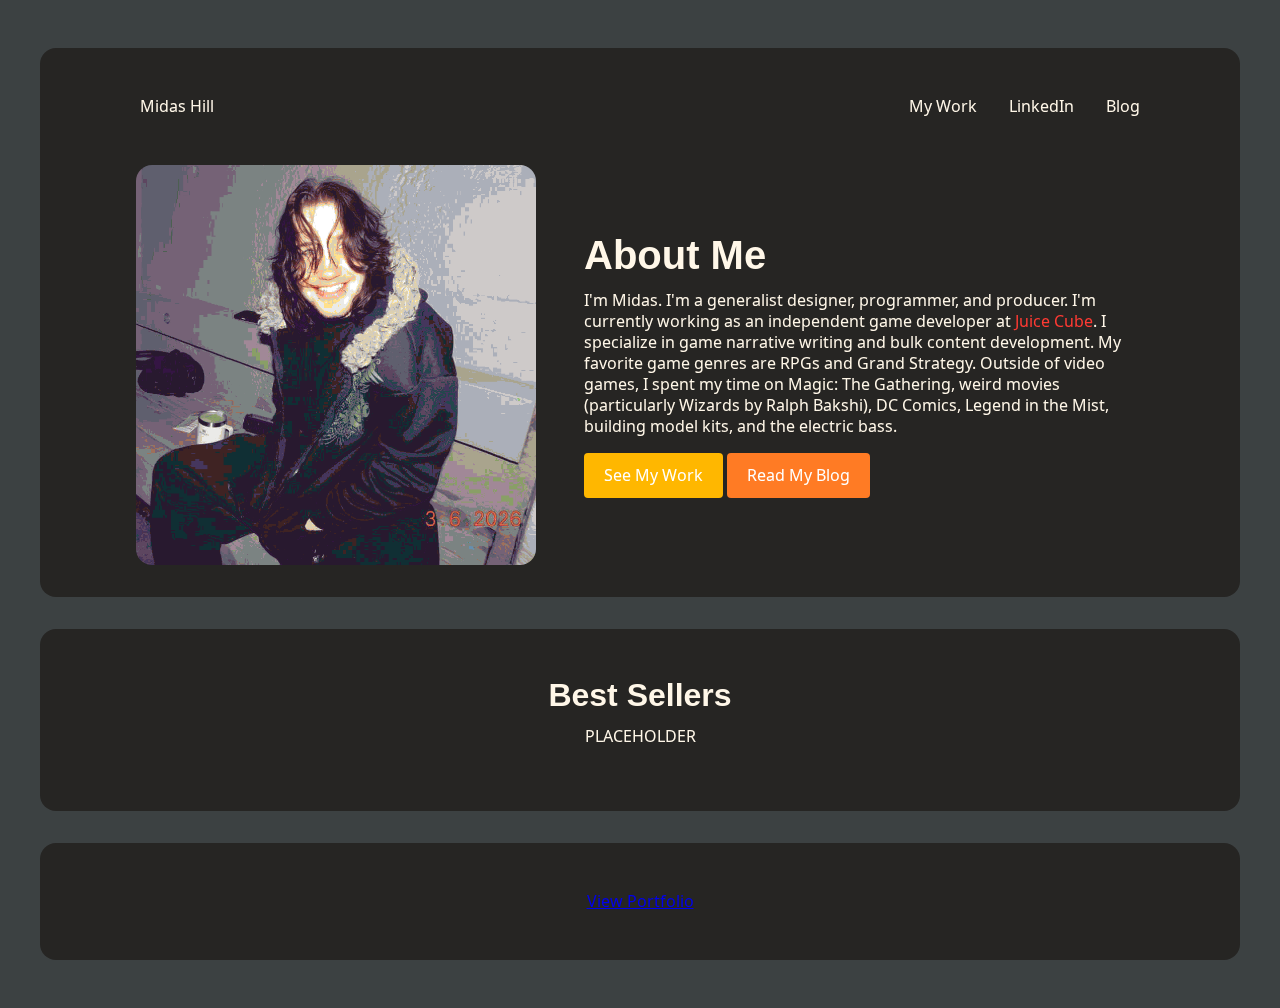
<file: index.html>
<!DOCTYPE html>
<html lang="en">
<head>
    <meta charset="UTF-8">
    <meta name="viewport" content="width=device-width, initial-scale=1.0">
    <title>midasmakesgames</title>
    <link rel="stylesheet" href="Assets/style.css">
</head>
<body>
    <header>

        <nav>
            <ul>
                <li><a href = "index.html">Midas Hill</a></li>
                <li><a href = "#my-work">My Work</a></li>
                <li><a href = "https://www.linkedin.com/in/midas-hill-816ba1254/">LinkedIn</a></li>
                <li><a href = "index.html">Blog</a></li>
            </ul>
        </nav>
        
        <div class = "flex-container">
            <img height="400px" width="400px" src="Images/MidasSkateWizarded.png">
            <div class = "text-container">
                <h1>About Me</h1>
                <p>I'm Midas. I'm a generalist designer, programmer, and producer. 
                    I'm currently working as an independent game developer at <strong><span class="juice-cube-text">Juice Cube<span></strong>. 
                    I specialize in game narrative writing and bulk content development. 
                    My favorite game genres are RPGs and Grand Strategy. 
                    Outside of video games, I spent my time on Magic: The Gathering, weird movies (particularly Wizards by Ralph Bakshi), DC Comics, Legend in the Mist, building model kits, and the electric bass.</p>
                <a href="" class="cta-button">See My Work</a>
                <a href="" class="cta-button secondary">Read My Blog</a>
            </div>
        </div>
    </header>

    <!--BEST SELLERS-->
    <section>
        <div class="flex-container">
            <div class="text-container">
                <h2>Best Sellers</h2>
                <p>PLACEHOLDER</p>
            </div>
        </div>
    </section>

    <!--REMOVE-->
    <section>
        <div class="flex-container">
            <div class="text-container">
                <a href = "portfolio.html">View Portfolio</a>
            </div>
        </div>
    </section>
</body>
</html>
</file>
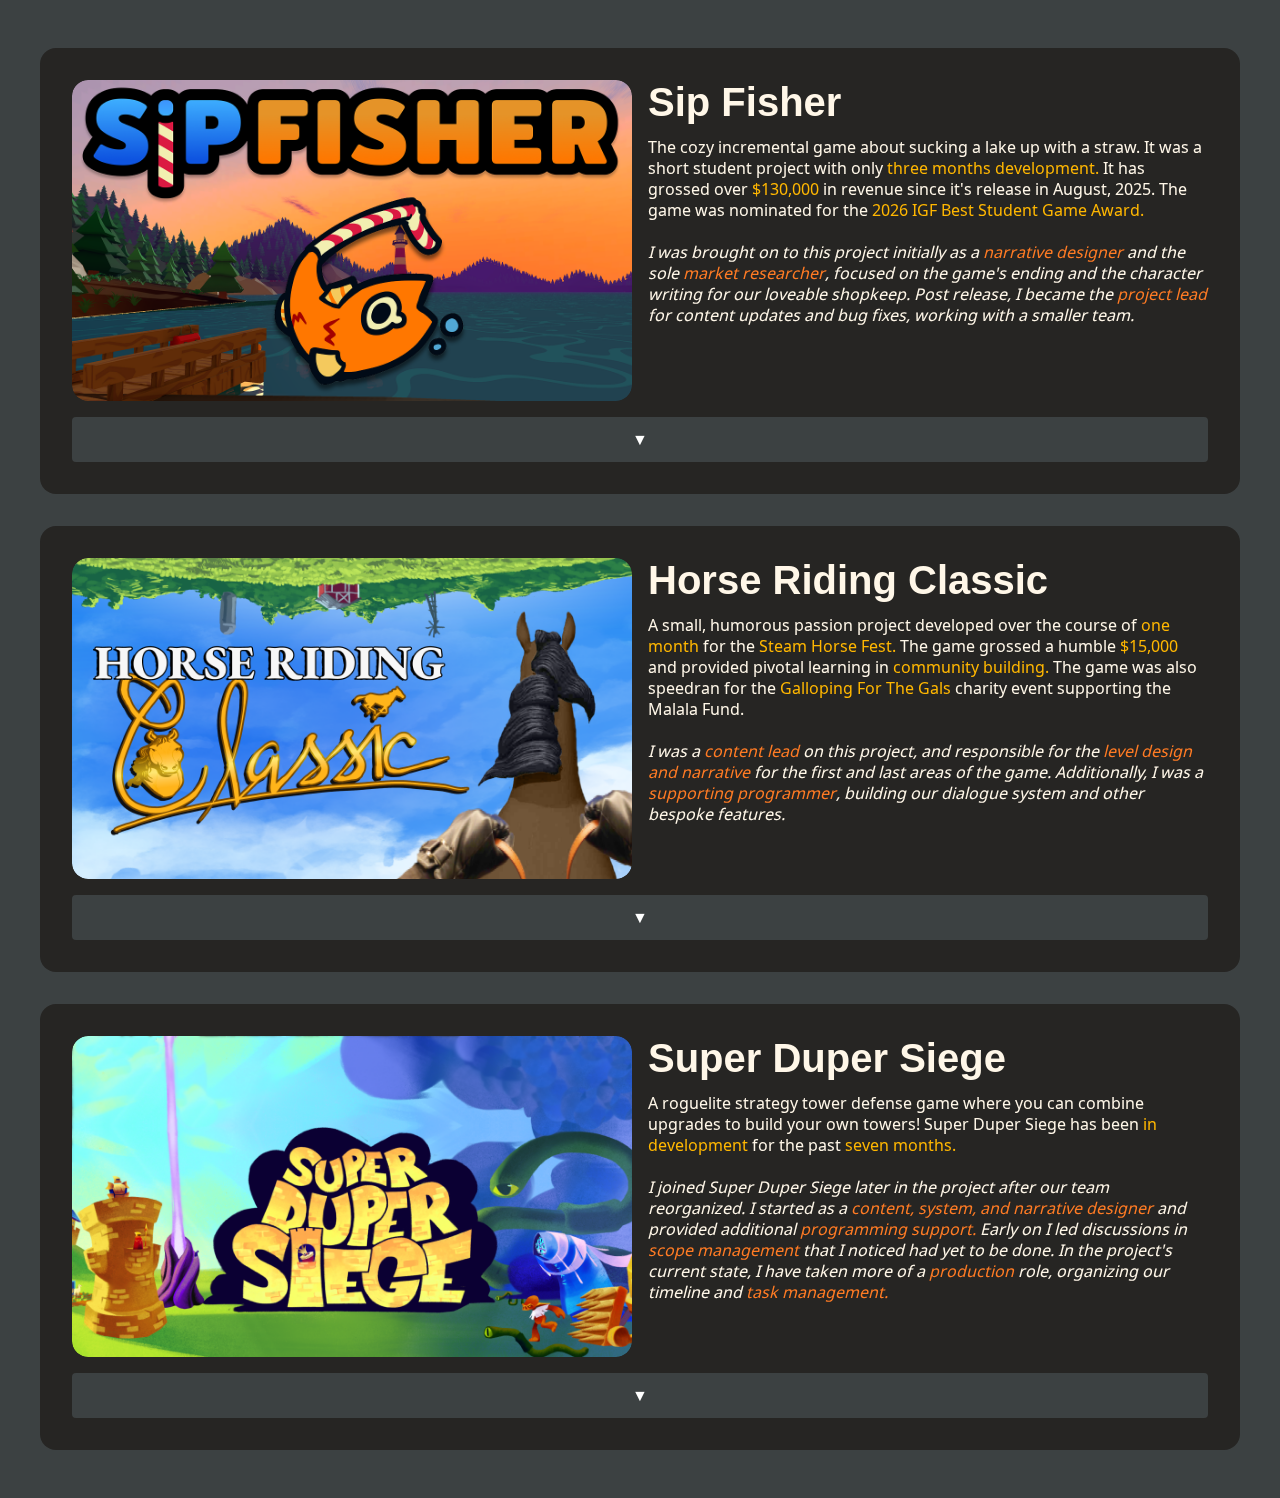
<file: portfolio.html>
<!DOCTYPE html>
<html lang="en">
<head>
    <meta charset="UTF-8">
    <meta name="viewport" content="width=device-width, initial-scale=1.0">
    <title>Portfolio</title>
    <link rel="stylesheet" href="Assets/style.css">
</head>

<template id="portfolio-section">
    <header>
        <div class="portfolio-piece-container">
            <div class="clickable-image-container">
                <a id="section-link" href="" target="_blank" rel="noopener noreferrer">
                    <img id="section-image" width="500px" src="">
                    <img src="Images/SteamLogo-Visit.png" class="hover-only-image">
                </a>
            </div>
            <div class = "text-container">
                <h1 id="title">Template Title</h1>
                <p id="description">
                    Sample description
                </p>
            </div>
            <a href="" class="full-container-button">▼</a>
        </div>
    </header>
</template>

<body>
    <div id="container"></div>

    <script>
        const portfolioFiles = 
        [
            "sip-fisher",
            "horse-riding-classic",
            "super-duper-siege"
        ]

        const template = document.getElementById('portfolio-section');
        loadFiles(portfolioFiles);
        
        async function loadFiles(files)
        {
            for (const file of files)
            {
                const clone = template.content.cloneNode(true);
                const response = await fetch('portfolio-assets/'+file+'.md')
                .then(response => response.text())
                .then(data => {
                    var lines = data.split(/\r?\n/);
                    var title = lines[0].replace("TITLE:", "");
                    var imagePath = lines[1].replace("IMAGE:","");
                    var steamLink = lines[2].replace("STEAMLINK:","");

                    clone.getElementById('title').textContent = title;
                    const sectionImage = clone.getElementById('section-image');
                    sectionImage.src = imagePath;
                    const sectionLink = clone.getElementById('section-link');
                    sectionLink.href = steamLink;

                    const description = clone.getElementById('description');
                    description.innerHTML = "";
                    for(let i = 3; i < lines.length; i++)
                    {
                        var line = lines[i];
                        if (line == "DESCRIPTION") continue;
                        if (line == "") description.innerHTML += "<br>"
                        if (line == "END DESCRIPTION") break;
                        description.innerHTML += line;
                    }

                    container.appendChild(clone);
                })
            } 
        }

    </script>
    
</body>
</html>
</file>
<file: Assets/style.css>
@import url('https://fonts.googleapis.com/css2?family=Bebas+Neue&display=swap');
@import url('https://fonts.googleapis.com/css2?family=Noto+Znamenny+Musical+Notation&display=swap');

:root
{
    --base-color: #3C4142;
    --text-color: #fff7e8;
    --primary-color: #FFB700;
    --secondary-color: #ff7b24;
    --dark-grey: #262523;
    --juice-cube-red: #FF3A33;
}

*
{
    margin: 0;
    padding: 0;
    box-sizing: border-box;
}

html
{
    font-family: Noto Znamenny Musical Notation, Arial, Helvetica, sans-serif;
    color: var(--text-color);
}

body
{
    padding: 1em;
    background-color: var(--base-color);
}

h1, h2, h3
{
    font-family: Babas Neue, Arial, Helvetica, sans-serif;
}

nav 
{
    margin: 1em auto 3em auto;
    width: min(1000px, 100%)
}

nav ul
{
    display: flex;
    align-items: center;
    list-style-type: none;
    gap: 2em;
}

nav li:first-child
{
    margin-right: auto;
    font-family: Noto Znamenny Musical Notation, Arial, Helvetica, sans-serif;
    font-weight: bold;
}

nav a
{
    text-decoration: none;
    color: var(--text-color);
}

nav a:hover
{
    text-decoration: underline;
}

header, section
{
    margin: 2em auto;
    width: min(75em, 100%);
    background-color: var(--dark-grey);
    padding: min(2em, 15%);
    border-radius: 1em;
}

.flex-container
{
    display: flex;
    justify-content: center;
    align-items: center;
    flex-wrap: wrap;
    gap: 3em;
}

.portfolio-piece-container
{
    display: flex;
    justify-content: center;
    align-items: flex-start;
    flex-wrap: wrap;
    gap: 1em;
}

.portfolio-piece-container img {
  width: 100%;
  height: 100%;
  object-fit: cover;
  display: block;
}

header img
{
    max-width: 100%;
    border-radius: 1em;
    object-fit: cover;
    object-position: bottom;
}

.text-container
{
    flex: 0 1 35em;
}

h1 
{
    font-size: 2.5rem;
}

.text-container p
{
    margin: 0.75em 0 1em 0;
    font-size: clamp(1rem, 1.23cqi, 2rem);
}

.clickable-image-container
{
    flex: 0 1 35em;
    overflow: hidden;
    border-radius: 1em;
    position: relative;
    display: flex;
    align-items: center;
    justify-content: center;
}

.clickable-image-container img
{
    display: block;
    transition: transform 0.2s ease, opacity 0.2s ease;
}

.clickable-image-container:hover img
{
    transform: scale(1.1);
    opacity: 0.7;
}

.clickable-image-container:hover .hover-only-image
{
    opacity: 1;
}

.hover-only-image
{
    position: absolute;
    z-index: 1;
    top: 5em;
    left: 13em;
    max-width: 175px;
    max-height: 175px;
    opacity: 0;
    border-radius: 0px;
}

.cta-button
{
    display: inline-block;
    text-decoration: none;
    color: white;
    background-color: var(--primary-color);
    padding: 0.75em 1.25em;
    border-radius: 0.25em;
    font-weight: 600;
}

.full-container-button
{
    display: inline-block;
    width: 100%;
    text-decoration: none;
    color: white;
    background-color: var(--base-color);
    padding: 0.75em 1.25em;
    border-radius: 0.25em;
    font-weight: 600;
    text-align: center;
}

.secondary
{
    background-color: var(--secondary-color)
}

section
{
    padding: 3em min(2em, 15%);
    background-color: var(--dark-grey);
    text-align: center;
}

h2 
{
    font-size: 2rem;
}

section p
{
    margin-top: 1em;
    font-size: 1.25rem;
}

strong
{
    color: var(--primary-color)
}

.juice-cube-text
{
    color: var(--juice-cube-red);
    font-weight: bold;
}

em
{
    color: var(--secondary-color);
    font-weight: bold;
}

.extra-strong
{
    display: inline-block;
    font-weight: bolder;
    color: var(--primary-color);
    animation: wiggle;
    animation-duration: 1s;
    animation-iteration-count: infinite;
}

@keyframes colorShift {
    0% {color: var(--primary-color);}
    50% {color: var(--secondary-color);}
    100% {color: var(--primary-color);}
}

@keyframes wiggle {
    0% { transform: rotate(0deg); }
   80% { transform: rotate(0deg); }
   85% { transform: rotate(5deg); }
   95% { transform: rotate(-5deg); }
  100% { transform: rotate(0deg); }
}
</file>
